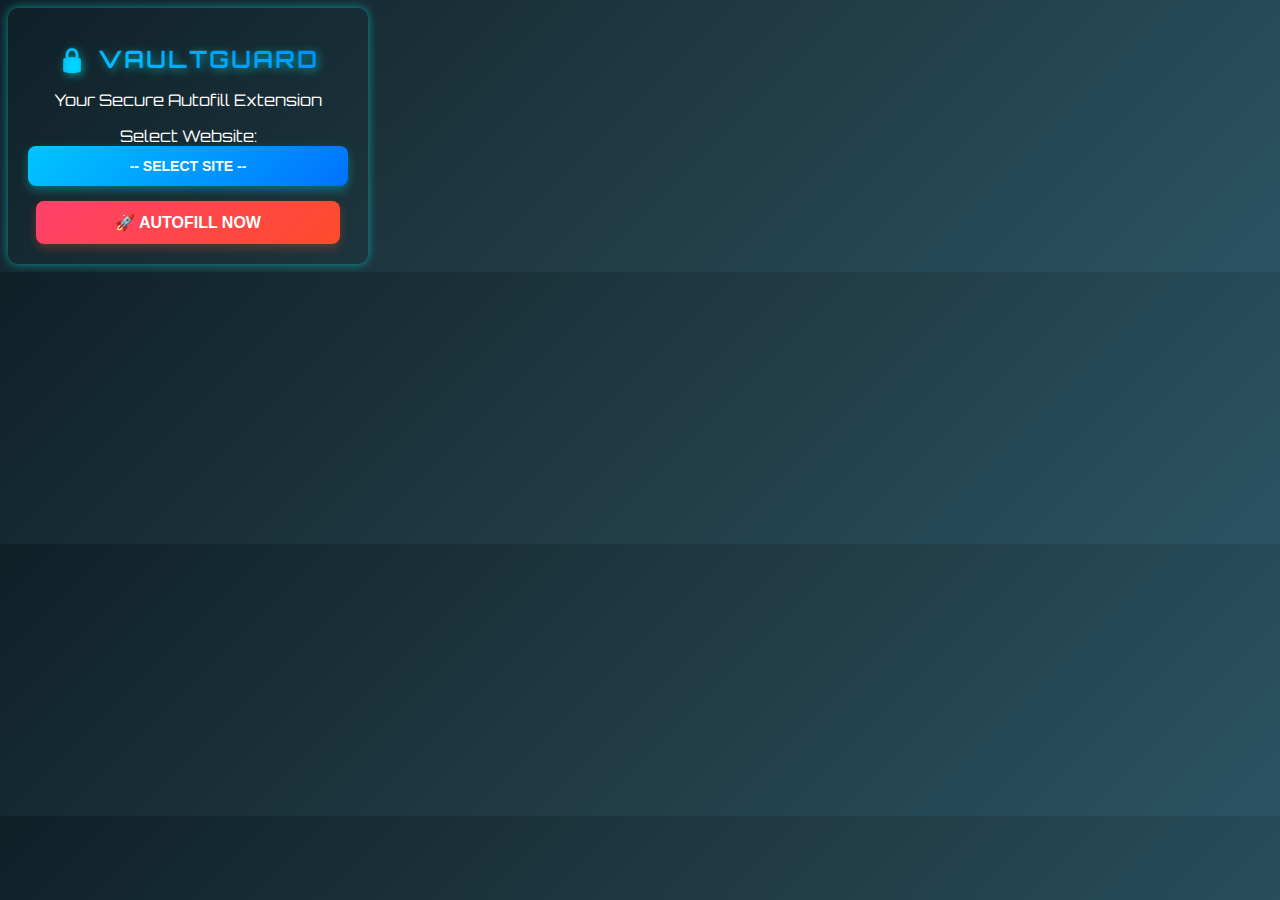
<file: firefox_autofillUPdated/popup.html>
<!DOCTYPE html>
<html lang="en">
<head>
    <meta charset="UTF-8">
    <meta name="viewport" content="width=device-width, initial-scale=1.0">
    <title>VaultGuard</title>
    <link rel="stylesheet" href="popup.css">
</head>
<body>
    <div class="container">
        <h1>🔒 VaultGuard</h1>
        <p>Your Secure Autofill Extension</p>
        
        <label for="site-select">Select Website:</label>
        <select id="site-select">
            <option value="" disabled selected>-- Select Site --</option>
        </select>

        <button id="autofill-btn">🚀 Autofill Now</button>
    </div>
    <script src="popup.js"></script>
</body>
</html>
</file>
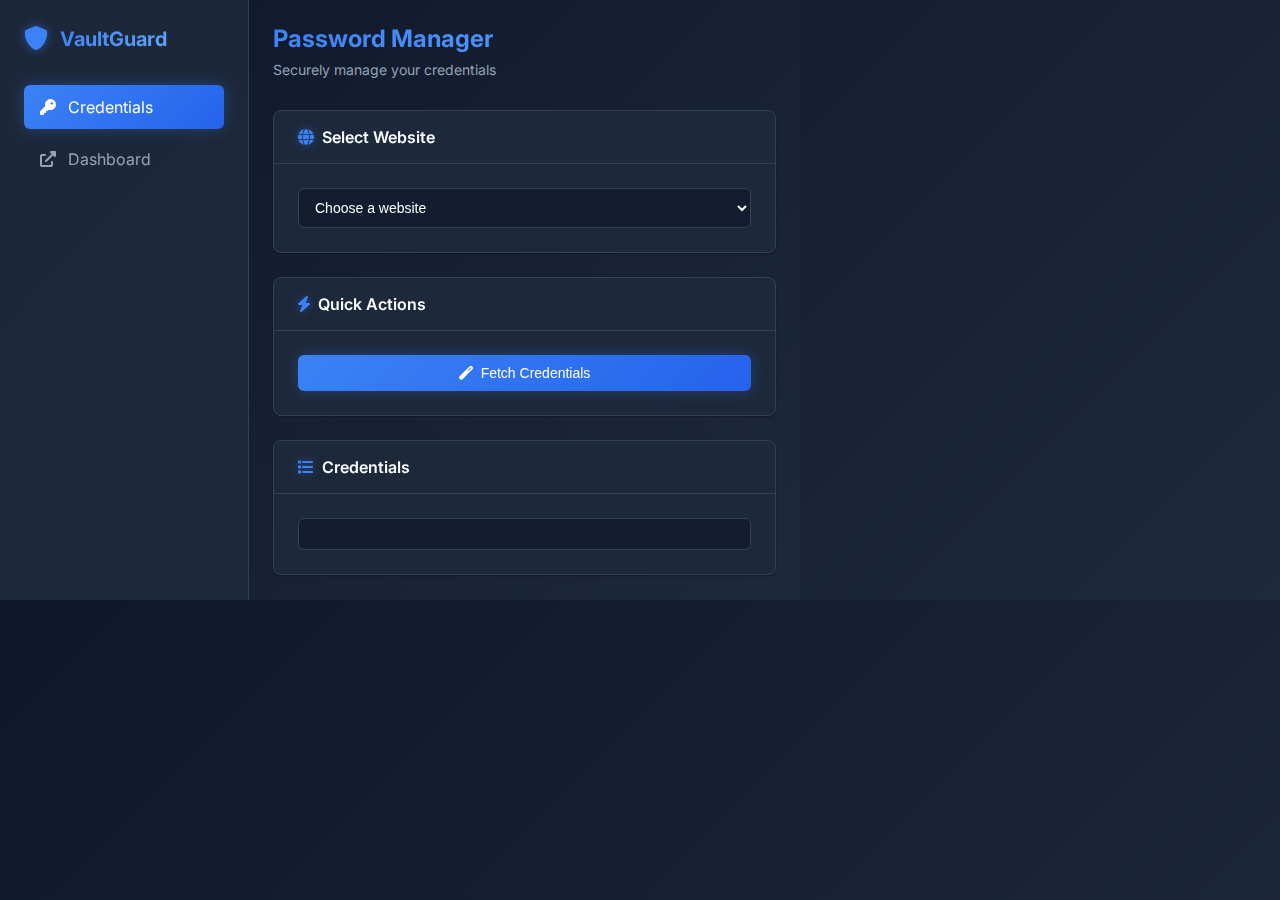
<file: extension latest-version-right-before-current/html/popup.html>
<!DOCTYPE html>
<html lang="en">

<head>
    <meta charset="UTF-8">
    <meta name="viewport" content="width=device-width, initial-scale=1.0">
    <title>VaultGuard</title>
    <link rel="stylesheet" href="../css/popup.css">
    <link href="https://fonts.googleapis.com/css2?family=Inter:wght@400;500;600;700&display=swap" rel="stylesheet">
    <link rel="stylesheet" href="https://cdnjs.cloudflare.com/ajax/libs/font-awesome/6.0.0/css/all.min.css">
</head>

<body>
    <div class="dashboard">
        <div class="sidebar">
            <div class="logo-container">
                <span class="logo-icon"><i class="fas fa-shield-alt"></i></span>
                <h1>VaultGuard</h1>
            </div>
            <nav class="nav-menu">
                <a href="#" class="nav-item active">
                    <i class="fas fa-key"></i>
                    <span>Credentials</span>
                </a>
                <a href="http://127.0.0.1:5000" target="_blank" class="nav-item" id="vaultguard">
                    <i class="fas fa-external-link-alt"></i>
                    <span>Dashboard</span>
                </a>
            </nav>
        </div>
        
        <div class="main-content">
            <div class="header">
                <h2>Password Manager</h2>
                <p class="subtitle">Securely manage your credentials</p>
            </div>

            <div class="content">
                <div class="card">
                    <div class="card-header">
                        <h3><i class="fas fa-globe"></i> Select Website</h3>
                    </div>
                    <div class="card-body">
                        <select id="site-select">
                            <option value="" disabled selected>Choose a website</option>
                        </select>
                    </div>
                </div>

                <div class="card">
                    <div class="card-header">
                        <h3><i class="fas fa-bolt"></i> Quick Actions</h3>
                    </div>
                    <div class="card-body">
                        <button id="autofill-btn" class="primary-btn">
                            <i class="fas fa-magic"></i>
                            <span>Fetch Credentials</span>
                        </button>
                    </div>
                </div>
                
                <div class="card">
                    <div class="card-header">
                        <h3><i class="fas fa-list"></i> Credentials</h3>
                    </div>
                    <div class="card-body">
                        <div id="output" class="credentials-container">
                            <!-- Credentials will be displayed here -->
                        </div>
                    </div>
                </div>
            </div>
        </div>
    </div>
    <script src="../js/popup.js"></script>
</body>

</html>
</file>
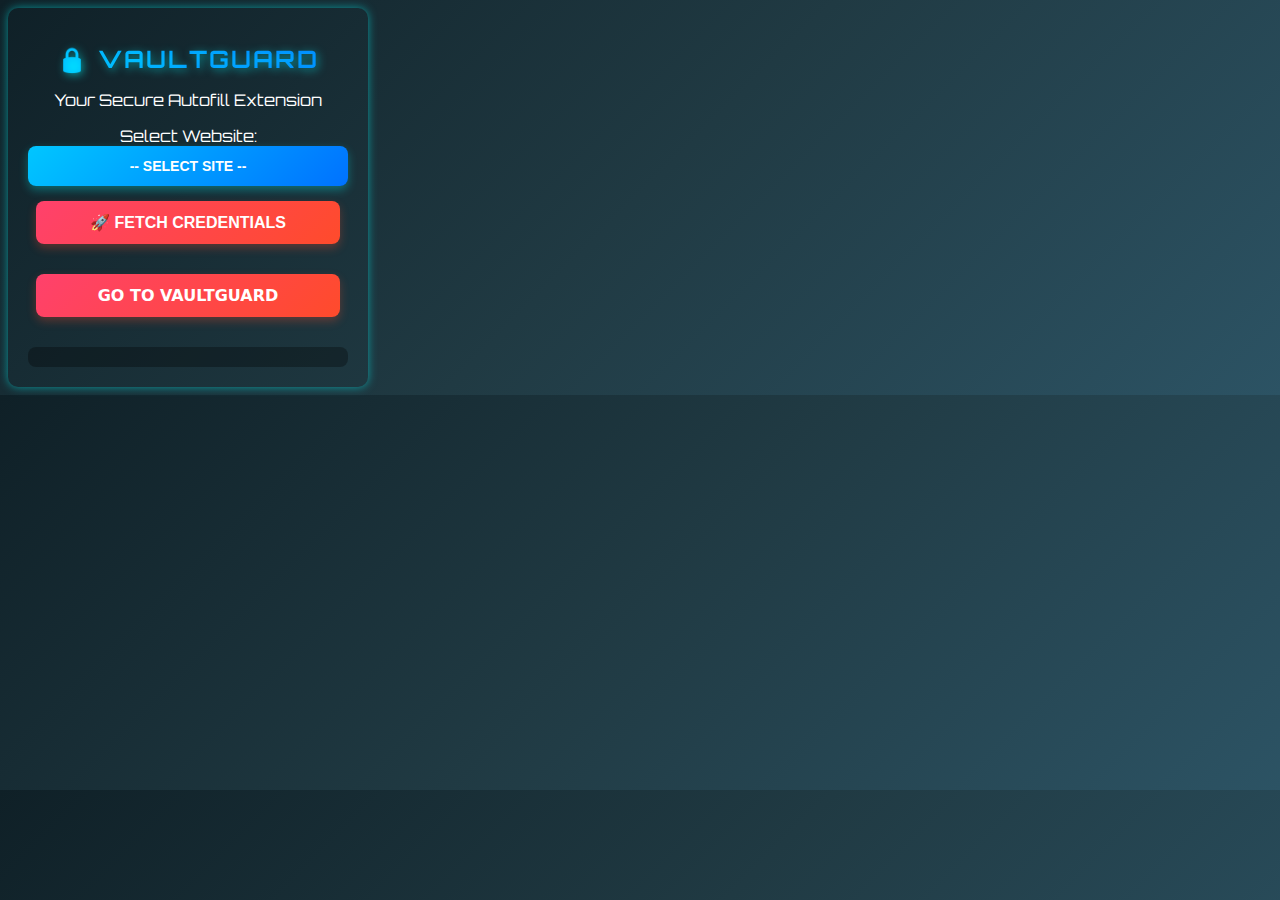
<file: extension/html/popup.html>
<!DOCTYPE html>
<html lang="en">

<head>
    <meta charset="UTF-8">
    <meta name="viewport" content="width=device-width, initial-scale=1.0">
    <title>VaultGuard</title>
    <link rel="stylesheet" href="../css/popup.css">
</head>

<body>
    <div class="container">
        <h1>🔒 VaultGuard</h1>
        <p>Your Secure Autofill Extension</p>

        <label for="site-select">Select Website:</label>
        <select id="site-select">
            <option value="" disabled selected>-- Select Site --</option>
        </select>

        <button id="autofill-btn">🚀 Fetch Credentials</button>
        <button>
            <a id="vaultguard" href="http://127.0.0.1:5000" target="_blank">Go To VaultGuard</a>
        </button>
        
        <div id="output" class="credentials-container">
            <!-- Credentials will be displayed here -->
        </div>
    </div>
    <script src="../js/popup.js"></script>
</body>

</html>
</file>
<file: firefox_autofillUPdated/popup.css>
/* Import Amazing Font */
@import url('https://fonts.googleapis.com/css2?family=Orbitron:wght@400;700&display=swap');

/* General Styles */
body {
    width: 320px;
    height: auto;
    font-family: "Orbitron", sans-serif;
    text-align: center;
    background: linear-gradient(135deg, #0f2027, #203a43, #2c5364);
    color: white;
    padding: 20px;
    position: relative;
    overflow: hidden;
    box-shadow: 0px 0px 10px rgba(0, 255, 255, 0.5);
    border-radius: 10px;
    animation: fadeIn 1s ease-in-out;
}

/* Extension Header */
h1 {
    font-size: 24px;
    margin-bottom: 15px;
    background: linear-gradient(135deg, #00c6ff, #0072ff);
    -webkit-background-clip: text;
    -webkit-text-fill-color: transparent;
    font-weight: bold;
    letter-spacing: 2px;
    text-transform: uppercase;
    text-shadow: 2px 2px 8px rgba(0, 255, 255, 0.5);
    animation: textGlow 2s infinite alternate;
}

/* Background Animated Shapes */
.animated-shapes {
    position: absolute;
    width: 100%;
    height: 100%;
    top: 0;
    left: 0;
    overflow: hidden;
    z-index: -1;
}

.shape {
    position: absolute;
    border-radius: 50%;
    opacity: 0.3;
    z-index: -1;
    animation: floatShapes 6s infinite ease-in-out alternate;
}

/* Different Shapes with Different Colors */
.shape1 {
    width: 100px;
    height: 100px;
    background: rgba(0, 255, 255, 0.3);
    top: 10%;
    left: 20%;
    animation-duration: 8s;
}

.shape2 {
    width: 80px;
    height: 80px;
    background: rgba(255, 0, 255, 0.3);
    bottom: 20%;
    right: 15%;
    animation-duration: 10s;
}

.shape3 {
    width: 60px;
    height: 60px;
    background: rgba(255, 165, 0, 0.3);
    top: 50%;
    left: 50%;
    animation-duration: 12s;
}

/* Floating Animation */
@keyframes floatShapes {
    0% { transform: translateY(0px) rotate(0deg); }
    50% { transform: translateY(-20px) rotate(30deg); }
    100% { transform: translateY(0px) rotate(0deg); }
}

/* Dropdown Motion Effect */
select {
    width: 100%;
    padding: 12px;
    font-size: 14px;
    background: linear-gradient(135deg, #00c6ff, #0072ff);
    color: white;
    border: none;
    border-radius: 8px;
    outline: none;
    cursor: pointer;
    font-weight: bold;
    text-transform: uppercase;
    box-shadow: 0px 4px 10px rgba(0, 255, 255, 0.3);
    transition: all 0.3s ease-in-out;
    appearance: none;
    text-align: center;
}

/* Autofill Button */
button {
    width: 95%;
    padding: 12px;
    font-size: 16px;
    margin-top: 15px;
    border: none;
    border-radius: 8px;
    background: linear-gradient(135deg, #ff416c, #ff4b2b);
    color: white;
    cursor: pointer;
    font-weight: bold;
    text-transform: uppercase;
    transition: all 0.3s ease-in-out;
    box-shadow: 0px 4px 10px rgba(255, 75, 43, 0.3);
}

/* Animations */
@keyframes fadeIn {
    from { opacity: 0; transform: translateY(-10px); }
    to { opacity: 1; transform: translateY(0); }
}

@keyframes textGlow {
    from { text-shadow: 2px 2px 10px rgba(0, 255, 255, 0.6); }
    to { text-shadow: 4px 4px 15px rgba(0, 255, 255, 1); }
}
</file>
<file: extension latest-version-right-before-current/css/popup.css>
/* Import Amazing Font */
@import url('https://fonts.googleapis.com/css2?family=Orbitron:wght@400;700&display=swap');

/* Base Styles */
:root {
    --primary-color: #3b82f6;
    --primary-hover: #2563eb;
    --secondary-color: #94a3b8;
    --background: #0f172a;
    --card-bg: #1e293b;
    --text-primary: #f8fafc;
    --text-secondary: #94a3b8;
    --border-color: #334155;
    --sidebar-width: 200px;
    --shadow-sm: 0 1px 2px 0 rgb(0 0 0 / 0.3);
    --shadow-md: 0 4px 6px -1px rgb(0 0 0 / 0.4);
    --radius-sm: 0.375rem;
    --radius-md: 0.5rem;
}

body {
    width: 800px;
    height: 600px;
    margin: 0;
    font-family: 'Inter', sans-serif;
    background: linear-gradient(135deg, #0f172a, #1e293b);
    color: var(--text-primary);
}

/* Dashboard Layout */
.dashboard {
    display: flex;
    height: 100%;
    background: linear-gradient(135deg, rgba(15, 23, 42, 0.9), rgba(30, 41, 59, 0.9));
}

/* Sidebar Styles */
.sidebar {
    width: var(--sidebar-width);
    background-color: rgba(30, 41, 59, 0.95);
    border-right: 1px solid var(--border-color);
    padding: 1.5rem;
    display: flex;
    flex-direction: column;
    backdrop-filter: blur(10px);
}

.logo-container {
    display: flex;
    align-items: center;
    gap: 0.75rem;
    margin-bottom: 2rem;
}

.logo-icon {
    font-size: 1.5rem;
    color: var(--primary-color);
    text-shadow: 0 0 10px rgba(59, 130, 246, 0.5);
}

.sidebar h1 {
    font-size: 1.25rem;
    font-weight: 700;
    margin: 0;
    color: var(--text-primary);
    background: linear-gradient(135deg, #3b82f6, #60a5fa);
    -webkit-background-clip: text;
    -webkit-text-fill-color: transparent;
}

.nav-menu {
    display: flex;
    flex-direction: column;
    gap: 0.5rem;
}

.nav-item {
    display: flex;
    align-items: center;
    gap: 0.75rem;
    padding: 0.75rem 1rem;
    text-decoration: none;
    color: var(--text-secondary);
    border-radius: var(--radius-sm);
    transition: all 0.2s ease;
}

.nav-item:hover {
    background-color: rgba(59, 130, 246, 0.1);
    color: var(--primary-color);
}

.nav-item.active {
    background: linear-gradient(135deg, #3b82f6, #2563eb);
    color: white;
    box-shadow: 0 0 15px rgba(59, 130, 246, 0.3);
}

.nav-item i {
    font-size: 1rem;
}

/* Main Content Styles */
.main-content {
    flex: 1;
    padding: 1.5rem;
    overflow-y: auto;
}

.header {
    margin-bottom: 2rem;
}

.header h2 {
    font-size: 1.5rem;
    font-weight: 700;
    margin: 0 0 0.5rem 0;
    color: var(--text-primary);
    background: linear-gradient(135deg, #3b82f6, #60a5fa);
    -webkit-background-clip: text;
    -webkit-text-fill-color: transparent;
}

.subtitle {
    color: var(--text-secondary);
    font-size: 0.875rem;
    margin: 0;
}

/* Card Styles */
.card {
    background-color: rgba(30, 41, 59, 0.95);
    border-radius: var(--radius-md);
    box-shadow: var(--shadow-sm);
    margin-bottom: 1.5rem;
    border: 1px solid var(--border-color);
    backdrop-filter: blur(10px);
}

.card-header {
    padding: 1rem 1.5rem;
    border-bottom: 1px solid var(--border-color);
}

.card-header h3 {
    font-size: 1rem;
    font-weight: 600;
    margin: 0;
    color: var(--text-primary);
    display: flex;
    align-items: center;
    gap: 0.5rem;
}

.card-header i {
    color: var(--primary-color);
    text-shadow: 0 0 10px rgba(59, 130, 246, 0.5);
}

.card-body {
    padding: 1.5rem;
}

/* Form Styles */
select {
    width: 100%;
    padding: 0.625rem 0.75rem;
    font-size: 0.875rem;
    border: 1px solid var(--border-color);
    border-radius: var(--radius-sm);
    background-color: rgba(15, 23, 42, 0.6);
    color: var(--text-primary);
    cursor: pointer;
    transition: all 0.2s ease;
}

select:hover {
    border-color: var(--primary-color);
    background-color: rgba(15, 23, 42, 0.8);
}

select:focus {
    outline: none;
    border-color: var(--primary-color);
    box-shadow: 0 0 0 3px rgba(59, 130, 246, 0.2);
    background-color: rgba(15, 23, 42, 0.8);
}

/* Button Styles */
.primary-btn {
    width: 100%;
    padding: 0.625rem 1rem;
    border: none;
    border-radius: var(--radius-sm);
    font-size: 0.875rem;
    font-weight: 500;
    background: linear-gradient(135deg, #3b82f6, #2563eb);
    color: white;
    cursor: pointer;
    transition: all 0.2s ease;
    display: flex;
    align-items: center;
    justify-content: center;
    gap: 0.5rem;
    box-shadow: 0 0 15px rgba(59, 130, 246, 0.3);
}

.primary-btn:hover {
    background: linear-gradient(135deg, #2563eb, #1d4ed8);
    box-shadow: 0 0 20px rgba(59, 130, 246, 0.4);
}

/* Credentials Container */
.credentials-container {
    max-height: 200px;
    overflow-y: auto;
}

.credential-item {
    background-color: rgba(15, 23, 42, 0.6);
    border: 1px solid var(--border-color);
    border-radius: var(--radius-sm);
    padding: 0.75rem;
    margin-bottom: 0.5rem;
    transition: all 0.2s ease;
}

.credential-item:hover {
    background-color: rgba(15, 23, 42, 0.8);
    border-color: var(--primary-color);
}

.credential-item:last-child {
    margin-bottom: 0;
}

.credential-item div {
    font-size: 0.875rem;
    color: var(--text-primary);
    margin: 0.25rem 0;
}

/* Scrollbar Styles */
::-webkit-scrollbar {
    width: 6px;
}

::-webkit-scrollbar-track {
    background: rgba(15, 23, 42, 0.3);
    border-radius: 3px;
}

::-webkit-scrollbar-thumb {
    background: var(--primary-color);
    border-radius: 3px;
}

::-webkit-scrollbar-thumb:hover {
    background: var(--primary-hover);
}

/* Animations */
@keyframes fadeIn {
    from {
        opacity: 0;
        transform: translateY(-10px);
    }
    to {
        opacity: 1;
        transform: translateY(0);
    }
}

.main-content {
    animation: fadeIn 0.3s ease-out;
}
</file>
<file: extension/css/popup.css>
/* Import Amazing Font */
@import url('https://fonts.googleapis.com/css2?family=Orbitron:wght@400;700&display=swap');

/* General Styles */
body {
    width: 320px;
    height: auto;
    font-family: "Orbitron", sans-serif;
    text-align: center;
    background: linear-gradient(135deg, #0f2027, #203a43, #2c5364);
    color: white;
    padding: 20px;
    position: relative;
    overflow: hidden;
    box-shadow: 0px 0px 10px rgba(0, 255, 255, 0.5);
    border-radius: 10px;
    animation: fadeIn 1s ease-in-out;
}

/* Extension Header */
h1 {
    font-size: 24px;
    margin-bottom: 15px;
    background: linear-gradient(135deg, #00c6ff, #0072ff);
    background-clip: text;
    -webkit-background-clip: text;
    -webkit-text-fill-color: transparent;
    font-weight: bold;
    letter-spacing: 2px;
    text-transform: uppercase;
    text-shadow: 2px 2px 8px rgba(0, 255, 255, 0.5);
    animation: textGlow 2s infinite alternate;
}

/* Background Animated Shapes */
.animated-shapes {
    position: absolute;
    width: 100%;
    height: 100%;
    top: 0;
    left: 0;
    overflow: hidden;
    z-index: -1;
}

.shape {
    position: absolute;
    border-radius: 50%;
    opacity: 0.3;
    z-index: -1;
    animation: floatShapes 6s infinite ease-in-out alternate;
}

/* Different Shapes with Different Colors */
.shape1 {
    width: 100px;
    height: 100px;
    background: rgba(0, 255, 255, 0.3);
    top: 10%;
    left: 20%;
    animation-duration: 8s;
}

.shape2 {
    width: 80px;
    height: 80px;
    background: rgba(255, 0, 255, 0.3);
    bottom: 20%;
    right: 15%;
    animation-duration: 10s;
}

.shape3 {
    width: 60px;
    height: 60px;
    background: rgba(255, 165, 0, 0.3);
    top: 50%;
    left: 50%;
    animation-duration: 12s;
}

/* Floating Animation */
@keyframes floatShapes {
    0% { transform: translateY(0px) rotate(0deg); }
    50% { transform: translateY(-20px) rotate(30deg); }
    100% { transform: translateY(0px) rotate(0deg); }
}

/* Dropdown Motion Effect */
select {
    width: 100%;
    padding: 12px;
    font-size: 14px;
    background: linear-gradient(135deg, #00c6ff, #0072ff);
    color: white;
    border: none;
    border-radius: 8px;
    outline: none;
    cursor: pointer;
    font-weight: bold;
    text-transform: uppercase;
    box-shadow: 0px 4px 10px rgba(0, 255, 255, 0.3);
    transition: all 0.3s ease-in-out;
    appearance: none;
    text-align: center;
}

/* Autofill Button */
button {
    width: 95%;
    padding: 12px;
    font-size: 16px;
    margin-top: 15px;
    margin-bottom: 15px;
    border: none;
    border-radius: 8px;
    background: linear-gradient(135deg, #ff416c, #ff4b2b);
    color: white;
    cursor: pointer;
    font-weight: bold;
    text-transform: uppercase;
    transition: all 0.3s ease-in-out;
    box-shadow: 0px 4px 10px rgba(255, 75, 43, 0.3);
}

#vaultguard {
    font-family: system-ui, -apple-system, BlinkMacSystemFont, 'Segoe UI', Roboto, Oxygen, Ubuntu, Cantarell, 'Open Sans', 'Helvetica Neue', sans-serif;
    text-decoration: none;
    text-transform: uppercase;
    color: white;
}

button:hover {
    background: #000;
}

/* Credentials Container */
.credentials-container {
    margin-top: 15px;
    max-height: 200px;
    overflow-y: auto;
    padding: 10px;
    border-radius: 8px;
    background: rgba(0, 0, 0, 0.3);
    text-align: left;
}

.credential-item {
    background: rgba(0, 255, 255, 0.1);
    border-radius: 6px;
    padding: 10px;
    margin-bottom: 10px;
    border-left: 3px solid #00c6ff;
    transition: all 0.3s ease;
}

.credential-item:hover {
    background: rgba(0, 255, 255, 0.2);
    transform: translateX(5px);
}

.credential-item div {
    margin: 5px 0;
    font-size: 14px;
    word-break: break-all;
}

/* Animations */
@keyframes fadeIn {
    from { opacity: 0; transform: translateY(-10px); }
    to { opacity: 1; transform: translateY(0); }
}

@keyframes textGlow {
    from { text-shadow: 2px 2px 10px rgba(0, 255, 255, 0.6); }
    to { text-shadow: 4px 4px 15px rgba(0, 255, 255, 1); }
}
</file>
